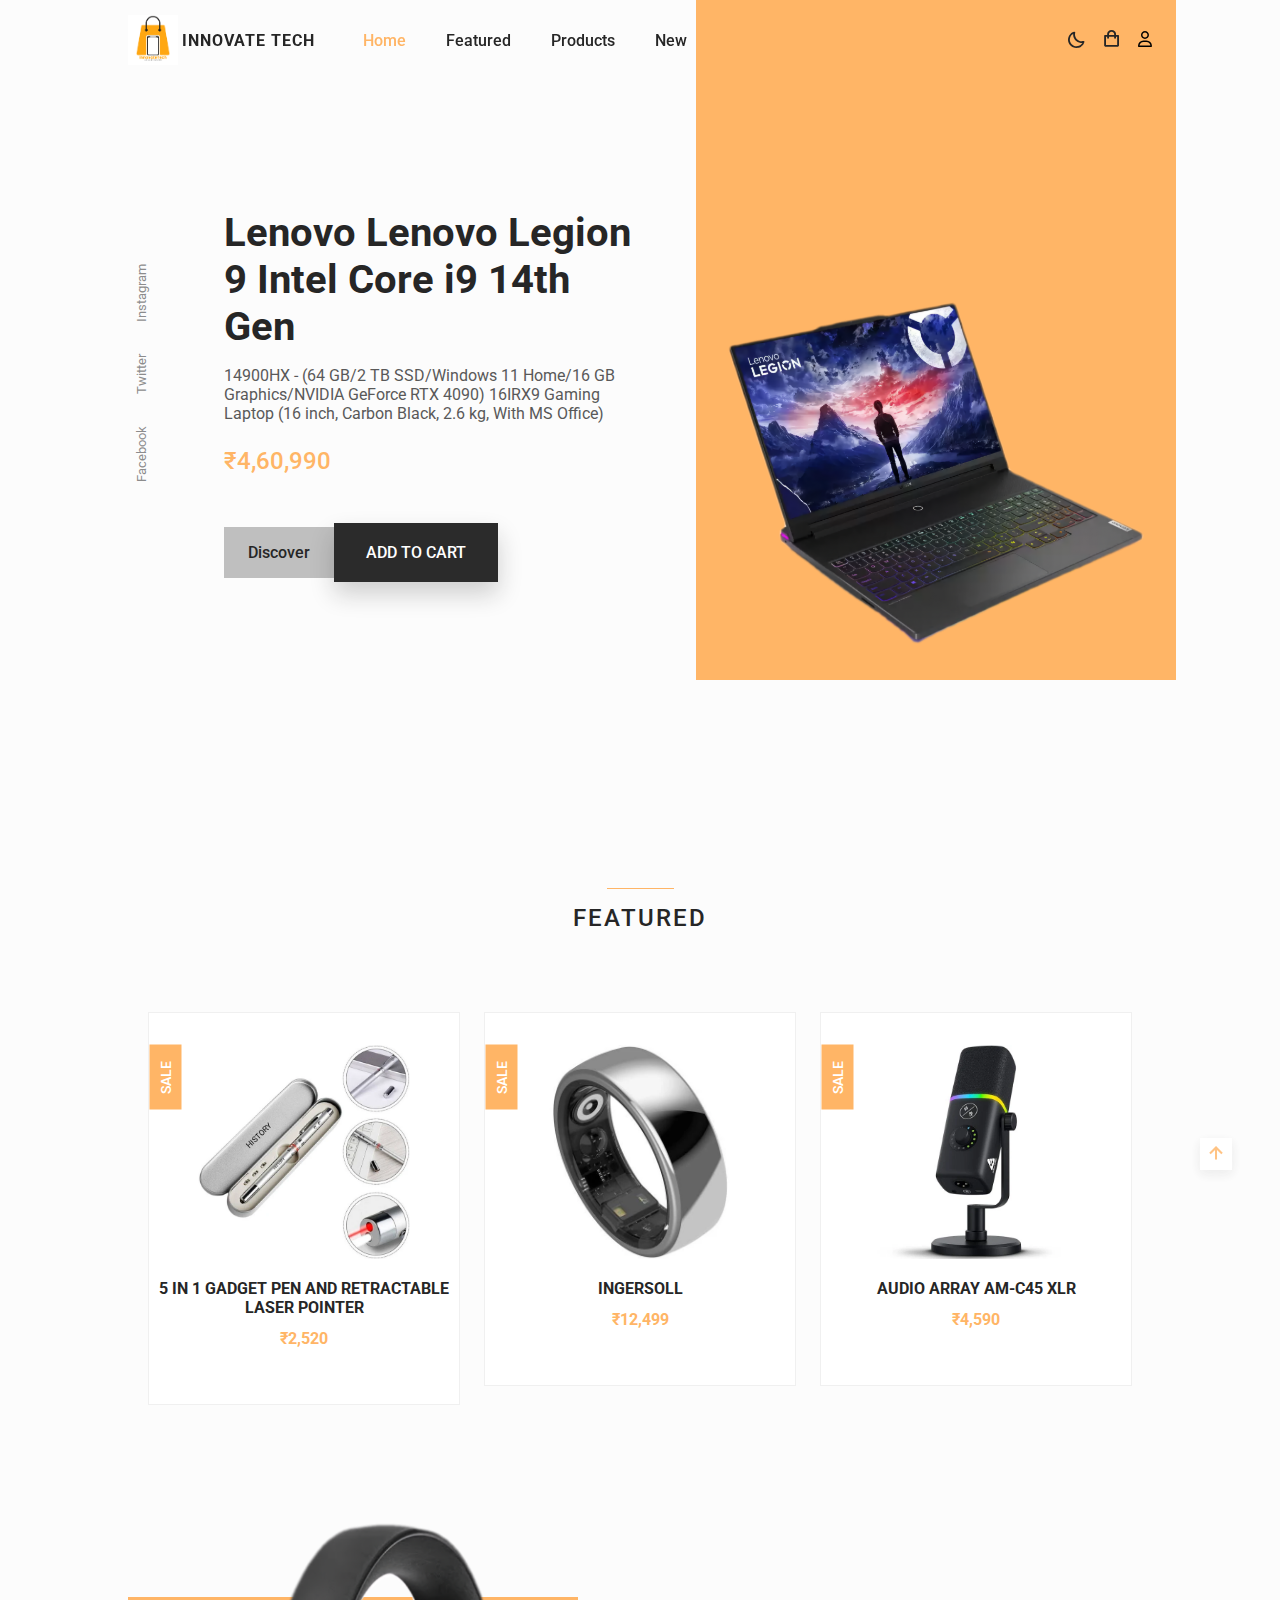
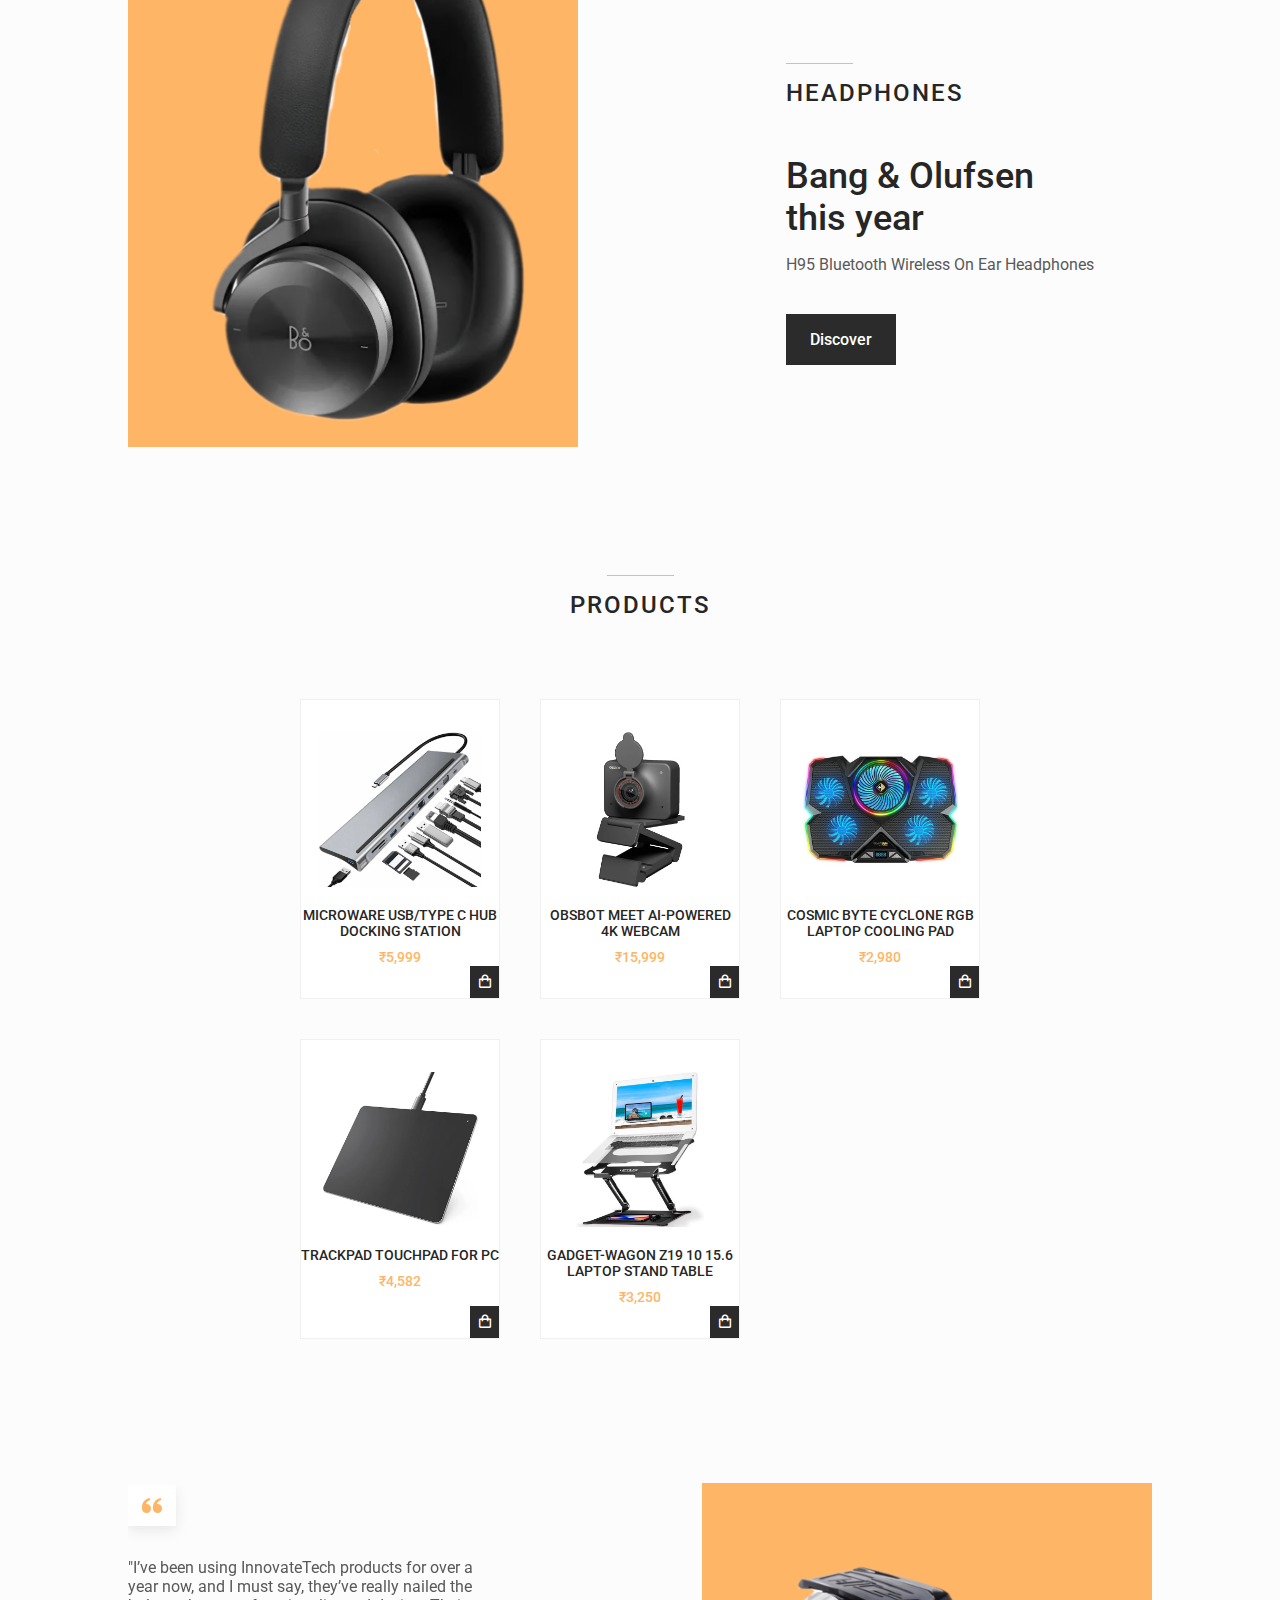
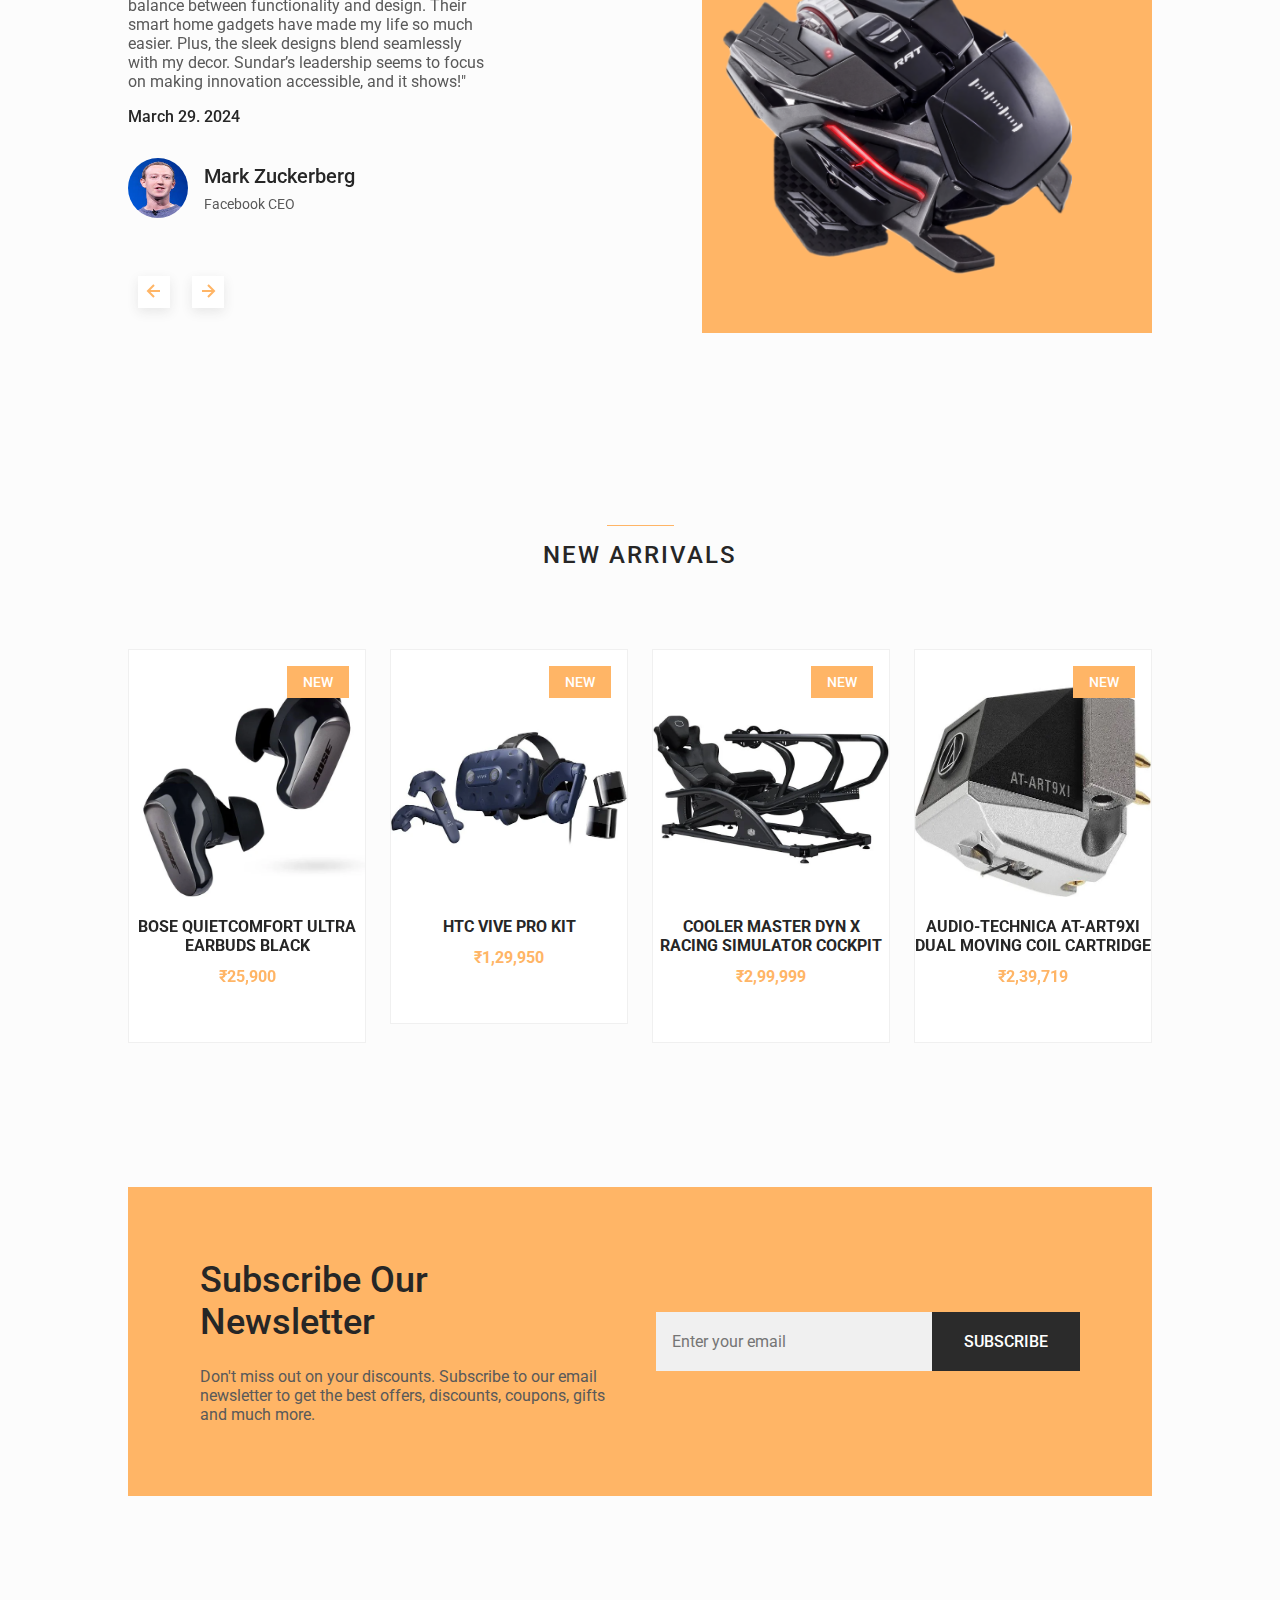
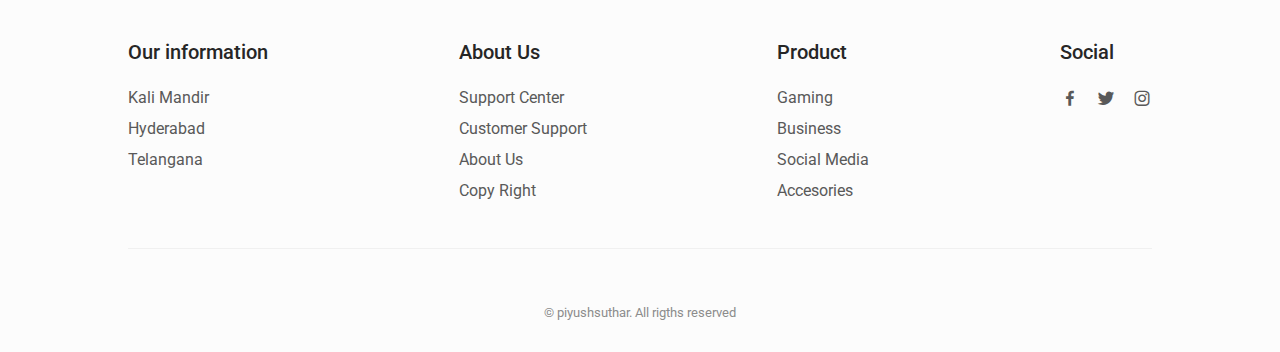
<file: index.html>
<!DOCTYPE html>
    <html lang="en">
    <head>
        <meta charset="UTF-8">
        <meta name="viewport" content="width=device-width, initial-scale=1.0">

        <!--=============== FAVICON ===============-->
        <link rel="shortcut icon" href="assets/img/favicon.ico" type="image/x-icon">

        <!--=============== BOXICONS ===============-->
        <link rel="stylesheet" href="https://cdn.jsdelivr.net/npm/boxicons@latest/css/boxicons.min.css">

        <!--=============== SWIPER CSS ===============--> 
        <link rel="stylesheet" href="assets/css/swiper-bundle.min.css">

        <!--=============== CSS ===============-->
        <link rel="stylesheet" href="assets/css/styles.css">
        
        <!--=============== Font Awesome ===============-->
        <link rel="stylesheet" href="https://cdnjs.cloudflare.com/ajax/libs/font-awesome/6.0.0-beta3/css/all.min.css">


        <title>InnovateTech: Your One-Stop Shop for Cutting-Edge Gadgets</title>
    </head>
    <body>
        <!--==================== HEADER ====================-->
        <header class="header" id="header">
            <nav class="nav container">
                <a href="#" class="nav__logo">
                    <img src="assets/img/NavBarLogo.png" style="width: 50px;" alt=""> Innovate Tech
                </a>

                <div class="nav__menu" id="nav-menu">
                    <ul class="nav__list">
                        <li class="nav__item">
                            <a href="#home" class="nav__link active-link">Home</a>
                        </li>
                        <li class="nav__item">
                            <a href="#featured" class="nav__link">Featured</a>
                        </li>
                        <li class="nav__item">
                            <a href="#products" class="nav__link">Products</a>
                        </li>
                        <li class="nav__item">
                            <a href="#new" class="nav__link">New</a>
                        </li>
                    </ul>

                    <div class="nav__close" id="nav-close">
                        <i class='bx bx-x' ></i>
                    </div>
                </div>

                <div class="nav__btns">
                    <!-- Theme change button -->
                    <i class='bx bx-moon change-theme' id="theme-button"></i>

                    <div class="nav__shop" id="cart-shop">
                        <i class='bx bx-shopping-bag' ></i>
                    </div>

                    <div class="nav__shop" id="cart-shop">
                        <a href="login.html"><i class="fa-regular fa-user move-up" style="color: #000000; font-size: 16px; "></i></a>
                    </div>

                    <div class="nav__toggle" id="nav-toggle">
                        <i class='bx bx-grid-alt' ></i>
                    </div>
                </div>
            </nav>
        </header>

        <!--==================== CART ====================-->
        <div class="cart" id="cart">
            <i class='bx bx-x cart__close' id="cart-close"></i>

            <h2 class="cart__title-center">My Cart</h2>

            <div class="cart__container">
                <article class="cart__card">
                    <div class="cart__box">
                        <img src="assets/img/aicam.webp" alt="" class="cart__img">
                    </div>

                    <div class="cart__details">
                        <h3 class="cart__title">OBSBOT Meet AI-Powered 4K Webcam</h3>
                        <span class="cart__price">₹15,999</span>

                        <div class="cart__amount">
                            <div class="cart__amount-content">
                                <span class="cart__amount-box">
                                    <i class='bx bx-minus' ></i>
                                </span>

                                <span class="cart__amount-number">1</span>

                                <span class="cart__amount-box">
                                    <i class='bx bx-plus' ></i>
                                </span>
                            </div>

                            <i class='bx bx-trash-alt cart__amount-trash' ></i>
                        </div>
                    </div>
                </article>
                
                <article class="cart__card">
                    <div class="cart__box">
                        <img src="assets/img/earpods.webp" alt="" class="cart__img">
                    </div>

                    <div class="cart__details">
                        <h3 class="cart__title">Bose Quietcomfort Ultra Earbuds Black</h3>
                        <span class="cart__price">₹25,900</span>

                        <div class="cart__amount">
                            <div class="cart__amount-content">
                                <span class="cart__amount-box">
                                    <i class='bx bx-minus' ></i>
                                </span>

                                <span class="cart__amount-number">1</span>

                                <span class="cart__amount-box">
                                    <i class='bx bx-plus' ></i>
                                </span>
                            </div>

                            <i class='bx bx-trash-alt cart__amount-trash' ></i>
                        </div>
                    </div>
                </article>

                <article class="cart__card">
                    <div class="cart__box">
                        <img src="assets/img/penlight.webp" alt="" class="cart__img">
                    </div>

                    <div class="cart__details">
                        <h3 class="cart__title">5 In 1 Gadget Pen And Retractable Laser Pointer</h3>
                        <span class="cart__price">₹2,520</span>

                        <div class="cart__amount">
                            <div class="cart__amount-content">
                                <span class="cart__amount-box">
                                    <i class='bx bx-minus' ></i>
                                </span>

                                <span class="cart__amount-number">1</span>

                                <span class="cart__amount-box">
                                    <i class='bx bx-plus' ></i>
                                </span>
                            </div>

                            <i class='bx bx-trash-alt cart__amount-trash' ></i>
                        </div>
                    </div>
                </article>
            </div>

            <div class="cart__prices">
                <span class="cart__prices-item">3 items</span>
                <span class="cart__prices-total">$2880</span>
            </div>
        </div>

        <!--==================== MAIN ====================-->
        <main class="main">
            <!--==================== HOME ====================-->
            <section class="home" id="home">
                <div class="home__container container grid">
                    <div class="home__img-bg">
                        <img src="assets/img/laptopHomePage.png" alt="" class="home__img">
                    </div>
    
                    <div class="home__social">
                        <a href="https://www.facebook.com/" rel="noopener" target="_blank" class="home__social-link">
                            Facebook
                        </a>
                        <a href="https://twitter.com/" rel="noopener" target="_blank" class="home__social-link">
                            Twitter
                        </a>
                        <a href="https://www.instagram.com/" rel="noopener" target="_blank" class="home__social-link">
                            Instagram
                        </a>
                    </div>
    
                    <div class="home__data">
                        <h1 class="home__title">    <br> Lenovo Lenovo Legion 9 Intel Core i9 14th Gen</h1>
                        <p class="home__description">
                             14900HX - (64 GB/2 TB SSD/Windows 11 Home/16 GB Graphics/NVIDIA GeForce RTX 4090) 16IRX9 Gaming Laptop  (16 inch, Carbon Black, 2.6 kg, With MS Office)
                        </p>
                        <span class="home__price">₹4,60,990</span>

                        <div class="home__btns">
                            <a href="#" class="button button--gray button--small">
                                Discover
                            </a>

                            <button class="button home__button">ADD TO CART</button>
                        </div>
                    </div>
                </div>
            </section>

            <!--==================== FEATURED ====================-->
            <section class="featured section container" id="featured">
                <h2 class="section__title">
                    Featured
                </h2>

                <div class="featured__container grid">
                    <article class="featured__card">
                        <span class="featured__tag">Sale</span>

                        <img src="assets/img/penlight.webp" alt="" class="featured__img">

                        <div class="featured__data">
                            <h3 class="featured__title">5 In 1 Gadget Pen And Retractable Laser Pointer</h3>
                            <span class="featured__price">₹2,520</span>
                        </div>

                        <button class="button featured__button">ADD TO CART</button>
                    </article>

                    <article class="featured__card">
                        <span class="featured__tag">Sale</span>

                        <img src="assets/img/ring.webp" alt="" class="featured__img">

                        <div class="featured__data">
                            <h3 class="featured__title">Ingersoll</h3>
                            <span class="featured__price">₹12,499</span>
                        </div>

                        <button class="button featured__button">ADD TO CART</button>
                    </article>

                    <article class="featured__card">
                        <span class="featured__tag">Sale</span>

                        <img src="assets/img/mic.webp" alt="" class="featured__img">

                        <div class="featured__data">
                            <h3 class="featured__title">Audio Array AM-C45 XLR</h3>
                            <span class="featured__price">₹4,590</span>
                        </div>

                        <button class="button featured__button">ADD TO CART</button>
                    </article>
                </div>
            </section>

            <section class="story section container">
                <div class="story__container grid">
                    <div class="story__data">
                        <h2 class="section__title story__section-title">
                            Headphones
                        </h2>
    
                        <h1 class="story__title">
                            Bang & Olufsen <br> this year
                        </h1>
    
                        <p class="story__description">
                            H95 Bluetooth Wireless On Ear Headphones
                        </p>
    
                        <a href="#" class="button button--small">Discover</a>
                    </div>

                    <div class="story__images">
                        <img src="assets/img/headphone.png" style="width:320px;" alt="" class="story__img">
                        <div class="story__square"></div>
                    </div>
                </div>
            </section>

            <!--==================== PRODUCTS ====================-->
            <section class="products section container" id="products">
                <h2 class="section__title">
                    Products
                </h2>

                <div class="products__container grid">
                    <article class="products__card">
                        <img src="assets/img/multiplug.webp" alt="" class="products__img">

                        <h3 class="products__title">Microware USB/Type C Hub Docking Station</h3>
                        <span class="products__price">₹5,999</span>

                        <button class="products__button" aria-label="btn">
                            <i class='bx bx-shopping-bag'></i>
                        </button>
                    </article>

                    <article class="products__card">
                        <img src="assets/img/aicam.webp" alt="" class="products__img">

                        <h3 class="products__title">OBSBOT Meet AI-Powered 4K Webcam</h3>
                        <span class="products__price">₹15,999</span>

                        <button class="products__button" aria-label="btn">
                            <i class='bx bx-shopping-bag'></i>
                        </button>
                    </article>

                    <article class="products__card">
                        <img src="assets/img/coolingfan.webp" alt="" class="products__img">

                        <h3 class="products__title">	
                            Cosmic Byte Cyclone RGB Laptop Cooling Pad</h3>
                        <span class="products__price">₹2,980</span>

                        <button class="products__button" aria-label="btn">
                            <i class='bx bx-shopping-bag'></i>
                        </button>
                    </article>

                    <article class="products__card">
                        <img src="assets/img/touchpad.webp" alt="" class="products__img">

                        <h3 class="products__title">	
                            Trackpad Touchpad for PC</h3>
                        <span class="products__price">₹4,582</span>

                        <button class="products__button" aria-label="btn">
                            <i class='bx bx-shopping-bag'></i>
                        </button>
                    </article>

                    <article class="products__card">
                        <img src="assets/img/laptopstand.webp" alt="" class="products__img">

                        <h3 class="products__title">	
                            Gadget-wagon Z19 10 15.6 Laptop Stand Table</h3>
                        <span class="products__price">₹3,250</span>

                        <button class="products__button" aria-label="btn">
                            <i class='bx bx-shopping-bag'></i>
                        </button>
                    </article>
                </div>
            </section>

            <!--==================== TESTIMONIAL ====================-->
            <section class="testimonial section container">
                <div class="testimonial__container grid">
                    <div class="swiper testimonial-swiper">
                        <div class="swiper-wrapper">
                            <div class="testimonial__card swiper-slide">
                                <div class="testimonial__quote">
                                    <i class='bx bxs-quote-alt-left' ></i>
                                </div>
                                <p class="testimonial__description">
                                    "I’ve been using InnovateTech products for over a year now, and I must say, they’ve really nailed the balance between functionality and design. Their smart home gadgets have made my life so much easier. Plus, the sleek designs blend seamlessly with my decor. Sundar’s leadership seems to focus on making innovation accessible, and it shows!"
                                </p>
                                <h3 class="testimonial__date">March 29. 2024</h3>
        
                                <div class="testimonial__perfil">
                                    <img src="assets/img/testinomial3.jpeg" alt="" class="testimonial__perfil-img">
        
                                    <div class="testimonial__perfil-data">
                                        <span class="testimonial__perfil-name">Mark Zuckerberg</span>
                                        <span class="testimonial__perfil-detail">Facebook CEO</span>
                                    </div>
                                </div>
                            </div>

                            <div class="testimonial__card swiper-slide">
                                <div class="testimonial__quote">
                                    <i class='bx bxs-quote-alt-left' ></i>
                                </div>
                                <p class="testimonial__description">
                                    "I’ve been using InnovateTech products for over a year now, and I must say, they’ve really nailed the balance between functionality and design. Their smart home gadgets have made my life so much easier. Plus, the sleek designs blend seamlessly with my decor. Sundar’s leadership seems to focus on making innovation accessible, and it shows!"
                                </p>
                                <h3 class="testimonial__date">March 29. 2024</h3>
        
                                <div class="testimonial__perfil">
                                    <img src="assets/img/testimonial2.jpeg" alt="" class="testimonial__perfil-img">
        
                                    <div class="testimonial__perfil-data">
                                        <span class="testimonial__perfil-name">Jensen Huang</span>
                                        <span class="testimonial__perfil-detail">Nvidia CEO</span>
                                    </div>
                                </div>
                            </div>

                            <div class="testimonial__card swiper-slide">
                                <div class="testimonial__quote">
                                    <i class='bx bxs-quote-alt-left' ></i>
                                </div>
                                <p class="testimonial__description">
                                    "I’ve been using InnovateTech products for over a year now, and I must say, they’ve really nailed the balance between functionality and design. Their smart home gadgets have made my life so much easier. Plus, the sleek designs blend seamlessly with my decor. Sundar’s leadership seems to focus on making innovation accessible, and it shows!"
                                </p>
                                <h3 class="testimonial__date">March 27. 2024</h3>
        
                                <div class="testimonial__perfil">
                                    <img src="assets/img/testinomial.jpeg" alt="" class="testimonial__perfil-img">
        
                                    <div class="testimonial__perfil-data">
                                        <span class="testimonial__perfil-name">Elon Musk</span>
                                        <span class="testimonial__perfil-detail">Tesla & SpaceX CEO</span>
                                    </div>
                                </div>
                            </div>
                        </div>
                        
                        <div class="swiper-button-next">
                            <i class='bx bx-right-arrow-alt' ></i>
                        </div>
                        <div class="swiper-button-prev">
                            <i class='bx bx-left-arrow-alt' ></i>
                        </div>
                    </div>

                    <div class="testimonial__images">
                        <div class="testimonial__square"></div>
                        <img src="assets/img/mouse.png" class="testimonial__img" alt="img">
                    </div>
                </div>
            </section>

            <!--==================== NEW ====================-->
            <section class="new section container" id="new">
                <h2 class="section__title">
                    New Arrivals
                </h2>
                
                <div class="new__container">
                    <div class="swiper new-swiper">
                        <div class="swiper-wrapper">
                            <article class="new__card swiper-slide">
                                <span class="new__tag">New</span>
        
                                <img src="assets/img/earpods.webp" style="width: 550px;" alt="" class="new__img">
        
                                <div class="new__data">
                                    <h3 class="new__title">	
                                        Bose Quietcomfort Ultra Earbuds Black</h3>
                                    <span class="new__price">₹25,900</span>
                                </div>
        
                                <button class="button new__button">ADD TO CART</button>
                            </article>

                            <article class="new__card swiper-slide">
                                <span class="new__tag">New</span>
        
                                <img src="assets/img/vrkit.webp" alt="" class="new__img">
        
                                <div class="new__data">
                                    <h3 class="new__title">	
                                        HTC Vive Pro Kit</h3>
                                    <span class="new__price">₹1,29,950</span>
                                </div>
        
                                <button class="button new__button">ADD TO CART</button>
                            </article>

                            <article class="new__card swiper-slide">
                                <span class="new__tag">New</span>
        
                                <img src="assets/img/gamingchair.webp" style="width: 550px;" alt="" class="new__img">
        
                                <div class="new__data">
                                    <h3 class="new__title">Cooler Master Dyn X racing simulator cockpit</h3>
                                    <span class="new__price">₹2,99,999</span>
                                </div>
        
                                <button class="button new__button">ADD TO CART</button>
                            </article>

                            <article class="new__card swiper-slide">
                                <span class="new__tag">New</span>
        
                                <img src="assets/img/coilcartage.webp" alt="" class="new__img">
        
                                <div class="new__data">
                                    <h3 class="new__title">Audio-technica At-art9xi Dual Moving Coil Cartridge</h3>
                                    <span class="new__price">₹2,39,719</span>
                                </div>
        
                                <button class="button new__button">ADD TO CART</button>
                            </article>                       
                        </div>
                    </div>
                </div>
            </section>

            <!--==================== NEWSLETTER ====================-->
            <section class="newsletter section container">
                <div class="newsletter__bg grid">
                    <div>
                        <h2 class="newsletter__title">Subscribe Our <br> Newsletter</h2>
                        <p class="newsletter__description">
                            Don't miss out on your discounts. Subscribe to our email 
                            newsletter to get the best offers, discounts, coupons, 
                            gifts and much more.
                        </p>
                    </div>

                    <form action="" class="newsletter__subscribe">
                        <input type="email" placeholder="Enter your email" class="newsletter__input">
                        <button class="button">
                            SUBSCRIBE
                        </button>
                    </form>
                </div>
            </section>
        </main>

        <!--==================== FOOTER ====================-->
        <footer class="footer section">
            <div class="footer__container container grid">
                <div class="footer__content">
                    <h3 class="footer__title">Our information</h3>

                    <ul class="footer__list">
                        <li>Kali Mandir</li>
                        <li>Hyderabad</li>
                        <li>Telangana</li>
                    </ul>
                </div>
                <div class="footer__content">
                    <h3 class="footer__title">About Us</h3>

                    <ul class="footer__links">
                        <li>
                            <a href="#" class="footer__link">Support Center</a>
                        </li>
                        <li>
                            <a href="#" class="footer__link">Customer Support</a>
                        </li>
                        <li>
                            <a href="#" class="footer__link">About Us</a>
                        </li>
                        <li>
                            <a href="#" class="footer__link">Copy Right</a>
                        </li>
                    </ul>
                </div>

                <div class="footer__content">
                    <h3 class="footer__title">Product</h3>

                    <ul class="footer__links">
                        <li>
                            <a href="#" class="footer__link">Gaming</a>
                        </li>
                        <li>
                            <a href="#" class="footer__link">Business</a>
                        </li>
                        <li>
                            <a href="#" class="footer__link">Social Media</a>
                        </li>
                        <li>
                            <a href="#" class="footer__link">Accesories</a>
                        </li>
                    </ul>
                </div>

                <div class="footer__content">
                    <h3 class="footer__title">Social</h3>

                    <ul class="footer__social">
                        <a href="https://www.facebook.com/" rel="noopener" target="_blank" class="footer__social-link">
                            <i class='bx bxl-facebook'></i>
                        </a>

                        <a href="https://twitter.com/" rel="noopener" target="_blank" class="footer__social-link">
                            <i class='bx bxl-twitter' ></i>
                        </a>

                        <a href="https://www.instagram.com/" rel="noopener" target="_blank" class="footer__social-link">
                            <i class='bx bxl-instagram' ></i>
                        </a>
                    </ul>
                </div>
            </div>

            <span class="footer__copy">&#169; piyushsuthar. All rigths reserved</span>
        </footer>

        <!--=============== SCROLL UP ===============-->
        <a href="#" class="scrollup" id="scroll-up"> 
            <i class='bx bx-up-arrow-alt scrollup__icon' ></i>
        </a>

        <!--=============== SWIPER JS ===============-->
        <script src="assets/js/swiper-bundle.min.js"></script>

        <!--=============== MAIN JS ===============-->
        <script src="assets/js/main.js"></script>
    </body>
</html>
</file>
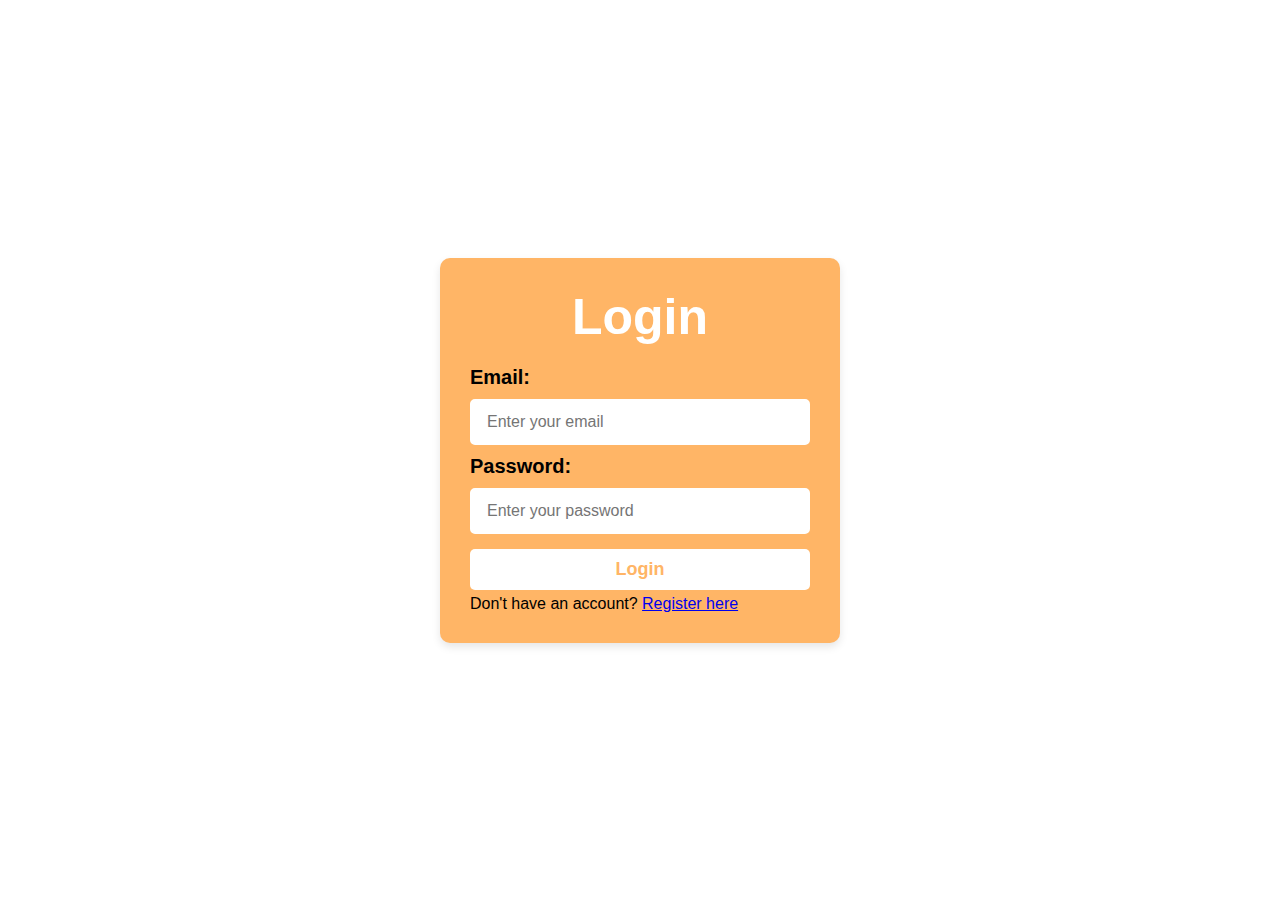
<file: login.html>
<!DOCTYPE html>
<html lang="en">
<head>
    <meta charset="UTF-8">
    <meta name="viewport" content="width=device-width, initial-scale=1.0">
    <title>Login - InnovateTech</title>
    <link rel="stylesheet" href="loginStyles.css">
</head>
<body>
    <div class="container">
        <div class="form-container">
            <div class="loginHeading">Login</div>
            <form id="loginForm">
                <label for="email">Email:</label>
                <input type="email" id="email" name="email" placeholder="Enter your email" required>
                
                <label for="password">Password:</label>
                <input type="password" id="password" name="password" placeholder="Enter your password" required>
                
                <button type="submit">Login</button>
                <p>Don't have an account? <a href="#">Register here</a></p>
            </form>
        </div>
    </div>
</body>
</html>
</file>
<file: assets/css/styles.css>
/*=============== GOOGLE FONTS ===============*/
@import url("https://fonts.googleapis.com/css2?family=Roboto:wght@400;500;700&display=swap");


/*=============== VARIABLES CSS ===============*/
:root {
  --header-height: 3.5rem;

  /*========== Colors ==========*/
  --first-color: hsl(31, 100%, 70%);
  --button-color: hsl(0, 0%, 17%);
  --button-color-alt: hsl(0, 0%, 21%);
  --title-color: hsl(0, 0%, 15%);
  --text-color: hsl(0, 0%, 35%);
  --text-color-light: hsl(0, 0%, 55%);
  --body-color: hsl(0, 0%, 99%);
  --container-color: #fff;
  --border-color: hsl(0, 0%, 94%);

  /*========== Font and typography ==========*/
  --body-font: 'Roboto', sans-serif;
  --biggest-font-size: 2rem;
  --h1-font-size: 1.5rem;
  --h2-font-size: 1.25rem;
  --h3-font-size: 1rem;
  --normal-font-size: .938rem;
  --small-font-size: .813rem;
  --smaller-font-size: .75rem;

  /*========== Font weight ==========*/
  --font-medium: 500;
  --font-bold: 700;

  /*========== Margenes Bottom ==========*/
  --mb-0-5: .5rem;
  --mb-0-75: .75rem;
  --mb-1: 1rem;
  --mb-1-5: 1.5rem;
  --mb-2: 2rem;
  --mb-2-5: 2.5rem;
  --mb-3: 3rem;

  /*========== z index ==========*/
  --z-tooltip: 10;
  --z-fixed: 100;
}

@media screen and (min-width: 968px) {
  :root {
    --biggest-font-size: 2.5rem;
    --h1-font-size: 2.25rem;
    --h2-font-size: 1.5rem;
    --h3-font-size: 1.25rem;
    --normal-font-size: 1rem;
    --small-font-size: .875rem;
    --smaller-font-size: .813rem;
  }
}

/*=============== BASE ===============*/
* {
  box-sizing: border-box;
  padding: 0;
  margin: 0;
}

html {
  scroll-behavior: smooth;
}

body,
button,
input {
  font-family: var(--body-font);
  font-size: var(--normal-font-size);
}

body {
  margin: 0;
  background-color: var(--body-color);
  color: var(--text-color);
  /*For animation dark mode*/
  transition: .4s;
}

h1, h2, h3, h4 {
  color: var(--title-color);
  font-weight: var(--font-medium);
}

ul {
  list-style: none;
}

a {
  text-decoration: none;
}

img {
  max-width: 100%;
  height: auto;
}

button {
  cursor: pointer;
  border: none;
  outline: none;
}

/*=============== THEME ===============*/
/*========== Variables Dark theme ==========*/
body.dark-theme {
  --first-color: hsl(31, 76%, 74%);
  --button-color: hsl(0, 0%, 24%);
  --button-color-alt: hsl(0, 0%, 28%);
  --title-color: hsl(0, 0%, 95%);
  --text-color: hsl(0, 0%, 75%);
  --body-color: hsl(0, 0%, 12%);
  --container-color: hsl(0, 0%, 16%);
  --border-color: hsl(0, 0%, 20%);
}

/*========== Button Dark/Light ==========*/
.change-theme {
  color: var(--title-color);
  font-size: 1.25rem;
  cursor: pointer;
}

/*========== 
    Color changes in some parts of 
    the website, in dark theme 
==========*/
.dark-theme .change-theme,
.dark-theme .nav__toggle,
.dark-theme .nav__shop,
.dark-theme .button--gray {
  color: hsl(0, 0%, 15%);
}

.dark-theme .scroll-header {
  box-shadow: 0 1px 4px hsla(0, 0%, 4%, .3);
}

.scroll-header .change-theme,
.scroll-header .nav__toggle,
.scroll-header .nav__shop {
  color: var(--title-color);
}

.dark-theme::-webkit-scrollbar {
  background: hsl(0, 0%, 30%);
}

/*=============== REUSABLE CSS CLASSES ===============*/
.container {
  max-width: 1024px;
  margin-left: var(--mb-1-5);
  margin-right: var(--mb-1-5);
}

.grid {
  display: grid;
}

.main {
  overflow: hidden;
}

.section {
  padding: 6.5rem 0 1rem;
}

.section__title {
  position: relative;
  font-size: var(--h3-font-size);
  margin-bottom: var(--mb-3);
  text-transform: uppercase;
  letter-spacing: 2px;
  text-align: center;
}

.section__title::before {
  content: '';
  position: absolute;
  top: -1rem;
  left: 0;
  right: 0;
  margin: 0 auto;
  width: 67px;
  height: 1px;
  background-color: var(--first-color);
}

/*=============== HEADER & NAV ===============*/
.header {
  width: 100%;
  background: transparent;
  position: fixed;
  top: 0;
  left: 0;
  z-index: var(--z-fixed);
  /*For animation dark mode*/
  transition: .4s;
}

.nav {
  height: var(--header-height);
  display: flex;
  justify-content: space-between;
  align-items: center;
}

.nav__logo, 
.nav__toggle, 
.nav__shop, 
.nav__close {
  color: var(--title-color);
}

.nav__logo {
  text-transform: uppercase;
  font-weight: var(--font-bold);
  letter-spacing: 1px;
  display: inline-flex;
  align-items: center;
  column-gap: .25rem;
}

.nav__logo-icon {
  font-size: 1.25rem;
}

.nav__btns {
  display: flex;
  align-items: center;
  column-gap: 1rem;
}

.nav__toggle, 
.nav__shop {
  font-size: 1.25rem;
  cursor: pointer;
}

@media screen and (max-width: 767px) {
  .nav__menu {
    position: fixed;
    background-color: var(--body-color);
    top: 0;
    right: -100%;
    width: 100%;
    height: 100%;
    padding: 6rem 2rem 3.5rem;
    transition: .3s;
  }
}

.nav__list {
  display: flex;
  flex-direction: column;
  align-items: center;
  row-gap: 2rem;
}

.nav__link {
  color: var(--title-color);
  font-weight: var(--font-medium);
  text-transform: uppercase;
  font-size: var(--h2-font-size);
  transition: .3s;
}

.nav__link:hover {
  color: var(--first-color);
}

.nav__close {
  font-size: 2rem;
  position: absolute;
  top: .9rem;
  right: 1.25rem;
  cursor: pointer;
}

/* Show menu */
.show-menu {
  right: 0;
}

/* Change background header */
.scroll-header {
  background-color: var(--body-color);
  box-shadow: 0 1px 4px hsla(0, 4%, 15%, .10);
}

/* Active link */
.active-link {
  color: var(--first-color);
}

/*=============== HOME ===============*/
.home__container {
  position: relative;
  row-gap: 2.5rem;
}

.home__img {
  width: 240px;
}

.home__img-bg {
  background-color: var(--first-color);
  width: 258px;
  height: 430px;
  padding-bottom: 2rem;
  display: flex;
  justify-content: center;
  align-items: flex-end;
  justify-self: flex-end;
  transform: translateX(1.5rem);
}

.home__social {
  position: absolute;
  top: 35%;
  left: -5rem;
  transform: rotate(-90deg);
  display: flex;
  column-gap: 1rem;
}

.home__social-link {
  font-size: var(--smaller-font-size);
  color: var(--text-color-light);
  transition: .3s;
}

.home__social-link:hover {
  color: var(--title-color);
}

.home__title {
  font-size: var(--biggest-font-size);
  font-weight: var(--font-bold);
  margin-bottom: var(--mb-1);
}

.home__description {
  margin-bottom: var(--mb-1-5);
}

.home__price {
  display: inline-block;
  font-size: var(--h2-font-size);
  font-weight: var(--font-medium);
  color: var(--first-color);
  margin-bottom: var(--mb-3);
}

.home__btns {
  display: flex;
  align-items: center;
}

.home__button {
  box-shadow: 0 12px 24px hsla(0, 0%, 10%, .2);
}

/*=============== BUTTONS ===============*/
.button {
  display: inline-block;
  background-color: var(--button-color);
  color: #FFF;
  padding: 1.25rem 2rem;
  font-weight: var(--font-medium);
  transition: .3s;
}

.button:hover {
  background-color: var(--button-color-alt);
}

.button--gray {
  background-color: hsl(0, 0%, 75%);
  color: var(--title-color);
}

.button--gray:hover {
  background-color: hsl(0, 0%, 63%);
}

.button--small {
  padding: 1rem 1.5rem;
}

/*=============== FEATURED ===============*/
.featured__container {
  row-gap: 2.5rem;
}

.featured__card {
  position: relative;
  text-align: center;
  background-color: var(--container-color);
  padding-top: 2rem;
  border: 1px solid var(--border-color);
  overflow-y: hidden;
  transition: .3s;
}

.featured__tag {
  background-color: var(--first-color);
  padding: .5rem 1rem;
  color: #fff;
  text-transform: uppercase;
  font-size: var(--small-font-size);
  font-weight: var(--font-medium);
  position: absolute;
  transform: rotate(-90deg);
  left: -1rem;
  top: 3rem;
}

.featured__img {
  height: 214px;
  margin-bottom: var(--mb-1);
}

.featured__title, 
.featured__price {
  font-size: var(--h3-font-size);
  font-weight: var(--font-bold);
}

.featured__title {
  text-transform: uppercase;
  margin-bottom: var(--mb-0-75);
}

.featured__price {
  display: block;
  color: var(--first-color);
  transition: .3s;
}

.featured__button {
  font-size: var(--small-font-size);
  transform: translateY(1rem);
  opacity: 0;
}

.featured__card:hover {
  box-shadow: 0 12px 32px hsla(0, 0%, 20%, .1);
  padding: 2rem 0 3rem 0;
}

.featured__card:hover .featured__button {
  transform: translateY(0);
  opacity: 1;
}

.featured__card:hover .featured__price {
  margin-bottom: var(--mb-1-5);
}

/*=============== STORY ===============*/
.story__container {
  row-gap: 7.5rem;
}

.story__title {
  font-size: var(--h1-font-size);
  margin-bottom: var(--mb-1);
}

.story__description {
  margin-bottom: var(--mb-2-5);
}

.story__images {
  position: relative;
}

.story__img, 
.story__square {
  width: 250px;
}

.story__square {
  height: 250px;
  background-color: var(--first-color);
}

.story__img {
  position: absolute;
  left: 3rem;
  top: -3rem;
}

/*=============== PRODUCTS ===============*/
.products__container {
  grid-template-columns: repeat(2, 1fr);
  gap: 2rem;
}

.products__card {
  position: relative;
  background-color: var(--container-color);
  padding: 1.25rem 0;
  border: 1px solid var(--border-color);
  text-align: center;
  transition: .3s;
}

.products__img {
  height: 125px;
  margin-bottom: var(--mb-1);
}

.products__title, 
.products__price {
  font-size: var(--small-font-size);
  font-weight: var(--font-medium);
}

.products__title {
  text-transform: uppercase;
  margin-bottom: var(--mb-0-5);
}

.products__price {
  color: var(--first-color);
}

.products__button {
  background-color: var(--button-color);
  padding: .4rem;
  color: #fff;
  font-size: 1rem;
  position: absolute;
  right: 0;
  bottom: 0;
  transition: .3s;
}

.products__button:hover {
  background-color: var(--button-color-alt);
}

.products__card:hover {
  box-shadow: 0 8px 32px hsla(0, 0%, 10%, .1);
}

/*=============== TESTIMONIAL ===============*/
.testimonial__container {
  row-gap: 4rem;
}

.testimonial__quote {
  display: inline-flex;
  background-color: var(--container-color);
  padding: .5rem .75rem;
  font-size: 1.5rem;
  color: var(--first-color);
  box-shadow: 0 4px 12px hsla(0, 0%, 20%, .1);
  margin-bottom: var(--mb-2);
}

.testimonial__description {
  margin-bottom: var(--mb-1);
}

.testimonial__date {
  font-size: var(--normal-font-size);
  margin-bottom: var(--mb-2);
}

.testimonial__perfil {
  display: flex;
  align-items: center;
  column-gap: 1rem;
  margin-bottom: 7rem;
}

.testimonial__perfil-img {
  width: 60px;
  height: 60px;
  border-radius: 3rem;
}

.testimonial__perfil-data {
  display: flex;
  flex-direction: column;
  row-gap: .5rem;
}

.testimonial__perfil-name {
  font-size: var(--h3-font-size);
  font-weight: var(--font-medium);
  color: var(--title-color);
}

.testimonial__perfil-detail {
  font-size: var(--small-font-size);
}

.testimonial__images {
  position: relative;
}

.testimonial__img, 
.testimonial__square {
  width: 250px;
}

.testimonial__square {
  height: 250px;
  background-color: var(--first-color);
  margin-left: auto;
}

.testimonial__img {
  position: absolute;
  right: 2rem;
  top: 3rem;
}

.testimonial-swiper {
  margin-left: initial;
  margin-right: initial;
}

.swiper-button-prev:after,
.swiper-button-next:after {
  content: '';
}

/* Swiper class */
.swiper-button-next,
.swiper-button-prev {
  top: initial;
  bottom: 5%;
  width: initial;
  height: initial;
  background-color: var(--container-color);
  box-shadow: 0 4px 12px hsla(0, 0%, 20%, .1);
  padding: .25rem;
  font-size: 1.5rem;
  color: var(--first-color);
}

.swiper-button-next {
  right: initial;
  left: 4rem;
}

/*=============== NEW ===============*/
.new__card {
  position: relative;
  text-align: center;
  background-color: var(--container-color);
  padding-top: 2rem;
  border: 1px solid var(--border-color);
  overflow-y: hidden;
  transition: .3s;
}

.new__tag {
  background-color: var(--first-color);
  padding: .5rem 1rem;
  color: #fff;
  text-transform: uppercase;
  font-size: var(--small-font-size);
  font-weight: var(--font-medium);
  position: absolute;
  top: 1rem;
  right: 1rem;
  transition: .3s;
}

.new__img {
  height: 215px;
  margin-bottom: var(--mb-1);
}

.new__title, 
.new__price {
  font-size: var(--h3-font-size);
  font-weight: var(--font-bold);
}

.new__title {
  text-transform: uppercase;
  margin-bottom: var(--mb-0-75);
}

.new__price {
  display: block;
  color: var(--first-color);
  transition: .3s;
}

.new__button {
  font-size: var(--small-font-size);
  transform: translateY(1rem);
  opacity: 0;
}

.new__card:hover {
  background-color: var(--first-color);
  box-shadow: 0 12px 32px hsla(0, 0%, 20%, .1);
  padding: 2rem 0 3rem 0;
}

.new__card:hover .new__tag {
  background-color: var(--button-color);
}

.new__card:hover .new__button {
  transform: translateY(0);
  opacity: 1;
}

.new__card:hover .new__title {
  color: hsl(0, 0%, 15%);
}

.new__card:hover .new__price {
  color: hsl(0, 0%, 15%);
  margin-bottom: var(--mb-1-5);
}

/*=============== NEWSLETTER ===============*/
.newsletter__bg {
  background-color: var(--first-color);
  padding: 3rem 1.5rem;
  text-align: center;
  row-gap: 2.5rem;
}

.newsletter__title {
  font-size: var(--h1-font-size);
  color: hsl(0, 0%, 15%);
  margin-bottom: var(--mb-1-5);
}

.newsletter__description {
  color: hsl(0, 0%, 35%);
}

.newsletter__subscribe {
  display: flex;
  flex-direction: column;
  row-gap: .75rem;
}

.newsletter__input {
  border: none;
  outline: none;
  background-color: hsl(0, 0%, 94%);
  padding: 1.25rem 1rem;
  color: hsl(0, 0%, 15%);
}

/*=============== FOOTER ===============*/
.footer__container {
  row-gap: 2rem;
  border-bottom: 1px solid var(--border-color);
  padding-bottom: 3rem;
}

.footer__title {
  font-size: var(--h2-font-size);
  margin-bottom: var(--mb-1-5);
}

.footer__list, 
.footer__links {
  display: flex;
  flex-direction: column;
  row-gap: .75rem;
}

.footer__link {
  color: var(--text-color);
}

.footer__link:hover {
  color: var(--title-color);
}

.footer__social {
  display: flex;
  column-gap: 1rem;
}

.footer__social-link {
  font-size: 1.25rem;
  color: var(--text-color);
}

.footer__social-link:hover {
  color: var(--title-color);
}

.footer__copy {
  display: block;
  margin: 3.5rem 0 1rem 0;
  text-align: center;
  font-size: var(--smaller-font-size);
  color: var(--text-color-light);
}

/*=============== SCROLL UP ===============*/
.scrollup {
  position: fixed;
  right: 1rem;
  bottom: -30%;
  background-color: var(--container-color);
  box-shadow: 0 4px 12px hsla(0, 0%, 20%, .1);
  display: inline-flex;
  padding: .25rem;
  z-index: var(--z-tooltip);
  opacity: .8;
  transition: .4s;
}

.scrollup:hover {
  opacity: 1;
}

.scrollup__icon {
  font-size: 1.5rem;
  color: var(--first-color);
}

/* Show Scroll Up*/
.show-scroll {
  bottom: 3rem;
}

/*=============== SCROLL BAR ===============*/
::-webkit-scrollbar {
  width: .6rem;
  background: hsl(0, 0%, 74%);
}

::-webkit-scrollbar-thumb {
  background: hsl(0, 0%, 17%);
}

/*=============== CART ===============*/
.cart {
  position: fixed;
  background-color: var(--body-color);
  z-index: var(--z-fixed);
  width: 100%;
  height: 100%;
  top: 0;
  right: -100%;
  padding: 3.5rem 2rem;
  transition: .4s;
}

.cart__title-center {
  font-size: var(--h2-font-size);
  text-align: center;
  margin-bottom: var(--mb-3);
}

.cart__close {
  font-size: 2rem;
  color: var(--title-color);
  position: absolute;
  top: 1.25rem;
  right: .9rem;
  cursor: pointer;
}

.cart__container {
  display: grid;
  row-gap: 1.5rem;
}

.cart__card {
  display: flex;
  align-items: center;
  column-gap: 1rem;
}

.cart__box {
  background-color: var(--container-color);
  padding: .75rem 1.25rem;
  border: 1px solid var(--border-color);
}

.cart__img {
  width: 50px;
}

.cart__title {
  font-size: var(--normal-font-size);
  margin-bottom: .5rem;
}

.cart__price {
  display: block;
  font-size: var(--small-font-size);
  color: var(--first-color);
  margin-bottom: var(--mb-1-5);
}

.cart__amount,
.cart__amount-content{
  display: flex;
  align-items: center;
}

.cart__amount{
  column-gap: 3rem;
}

.cart__amount-content{
  column-gap: 1rem;
}

.cart__amount-box {
  display: inline-flex;
  padding: .25rem;
  background-color: var(--container-color);
  border: 1px solid var(--border-color);
  cursor: pointer;
}

.cart__amount-trash {
  font-size: 1.15rem;
  color: var(--first-color);
  cursor: pointer;
}

.cart__prices {
  margin-top: 6rem;
  display: flex;
  justify-content: space-between;
}

.cart__prices-item, 
.cart__prices-total {
  color: var(--title-color);
}

.cart__prices-item {
  font-size: var(--small-font-size);
}

.cart__prices-total {
  font-size: var(--h3-font-size);
  font-weight: var(--font-medium);
}

/* Show cart */
.show-cart {
  right: 0;
}

/*=============== BREAKPOINTS ===============*/
/* For small devices */
@media screen and (max-width: 320px) {
  .container {
    margin-left: var(--mb-1);
    margin-right: var(--mb-1);
  }
  .home__img-bg {
    width: 220px;
  }
  .home__title {
    font-size: var(--h1-font-size);
  }
  .home__button {
    font-size: var(--smaller-font-size);
  }

  .story__square,
  .story__img,
  .testimonial__square,
  .testimonial__img {
    width: 180px;
  }

  .story__square,
  .testimonial__square {
    height: 180px;
  }

  .products__container {
    grid-template-columns: repeat(1, 180px);
    justify-content: center;
  }
}

/* For medium devices */
@media screen and (min-width: 576px) {
  .home__img-bg {
    width: 340px;
  }

  .featured__container {
    grid-template-columns: repeat(2, 1fr);
    justify-content: center;
    align-items: flex-start;
    gap: 1.5rem;
  }

  .footer__container {
    grid-template-columns: repeat(2, 1fr);
  }
}

@media screen and (min-width: 767px) {
  .section {
    padding: 8rem 0 1rem;
  }

  .cart {
    width: 420px;
    box-shadow: -2px 0 4px hsla(0, 0%, 15%, .1);
  }

  .nav {
    height: calc(var(--header-height) + 1.5rem);
    justify-content: initial;
    column-gap: 3rem;
  }
  .nav__toggle, 
  .nav__close {
    display: none;
  }
  .nav__list {
    flex-direction: row;
    column-gap: 2.5rem;
  }
  .nav__link {
    text-transform: initial;
    font-size: var(--normal-font-size);
  }
  .nav__btns {
    margin-left: auto;
  }

  .home__container {
    padding-top: 6rem;
    grid-template-columns: 1fr max-content;
    align-items: center;
  }
  .home__img-bg {
    order: 1;
    transform: translate(1.5rem, -6rem);
  }
  .home__data {
    padding: 0 0 3rem 6rem;
  }
  .home__social {
    top: 47%;
    column-gap: 2rem;
  }

  .featured__title,
  .featured__price,
  .new__title,
  .new__price {
    font-size: var(--normal-font-size);
  }

  .story__container,
  .testimonial__container,
  .newsletter__bg {
    grid-template-columns: repeat(2, 1fr);
    align-items: center;
  }

  .story__section-title {
    text-align: initial;
  }
  .story__section-title::before {
    margin: initial;
  }
  .story__images {
    order: -1;
  }

  .products__container {
    grid-template-columns: repeat(3, 200px);
    justify-content: center;
    gap: 2.5rem;
  }
  .products__card {
    padding: 2rem 0;
  }
  .products__img {
    height: 155px;
  }

  .newsletter__bg {
    text-align: initial;
    column-gap: 2rem;
    padding: 4.5rem;
  }
  .newsletter__subscribe {
    flex-direction: row;
  }
  .newsletter__input {
    width: 100%;
  }

  .footer__container {
    grid-template-columns: repeat(4, max-content);
    justify-content: space-between;
  }
  .footer__title {
    font-size: var(--h3-font-size);
  }
}

@media screen and (min-width: 992px) {
  .section__title {
    font-size: var(--h2-font-size);
  }

  .home__container {
    column-gap: 2rem;
  }
  .home__img-bg {
    width: 480px;
    height: 680px;
  }
  .home__img {
    width: 420px;
  }
  .home__social {
    left: -6rem;
  }
  .home__data {
    padding: 0 0 8rem 6rem;
  }

  .featured__container {
    grid-template-columns: repeat(3, 312px);
    padding-top: 2rem;
  }
  
  .story__container,
  .testimonial__container {
    column-gap: 8rem;
  }

  .story__square,
  .story__img,
  .testimonial__square,
  .testimonial__img {
    width: 450px;
  }

  .story__square,
  .testimonial__square {
    height: 450px;
  }

  .products__container,
  .new__container {
    padding-top: 2rem;
  }

  .testimonial__container {
    padding-bottom: 4rem;
  }
}

/* For large devices */
@media screen and (min-width: 1024px) {
  .container {
    margin-left: auto;
    margin-right: auto;
  }
  
  .story__container,
  .testimonial__container {
    column-gap: 13rem;
  }

  .story__container {
    padding-top: 3rem;
  }
  .story__img {
    left: 5rem;
    top: -5rem;
  }

  .testimonial__img {
    right: 5rem;
    top: 5rem;
  }

  .scrollup {
    right: 3rem;
  }
}

.move-up {
  position: relative;
  bottom: 2px; 
}

.testimonial__images img{
  width: 350px;
}
</file>
<file: loginStyles.css>
/* Basic reset */

* {
    margin: 0;
    padding: 0;
    box-sizing: border-box;
    font-family:'Segoe UI', Tahoma, Geneva, Verdana, sans-serif;
}

/* Set background color for the page */
body {
    background-color: rgb(255, 255, 255);
}

/* Main container */
.container {
    display: flex;
    justify-content: center;
    align-items: center;
    height: 100vh;
}

/* Form container styling */
.form-container {
    background-color: hsl(31, 100%, 70%);
    padding: 30px;
    border-radius: 10px;
    box-shadow: 0 4px 8px rgba(0, 0, 0, 0.1);
    width: 100%;
    max-width: 400px;
}

/* Form heading */
.loginHeading {
    text-align: center;
    color: white;
    margin-bottom: 20px;
    font-size: 50px;
    font-weight: bolder;
}

/* Input fields styling */
input[type="email"],
input[type="password"] {
    width: 100%;
    padding: 12px 15px;
    margin: 10px 0;
    border: 2px solid white;
    border-radius: 5px;
    background-color: white;
    font-size: 16px;
}

/* Button styling */
button {
    width: 100%;
    padding: 10px 0;
    margin: 5px 0 5px 0;
    background-color: white;
    color: hsl(31, 100%, 70%);
    font-size: 18px;
    font-weight: bold;
    border: none;
    border-radius: 5px;
    cursor: pointer;
    transition: background-color 0.3s ease;
}

button:hover {
    background-color: hsl(31, 100%, 8%);
}

/* Navigation bar styling */
nav {
    background-color: hsl(31, 100%, 70%);
    padding: 10px;
    text-align: center;
}

.nav-links {
    list-style: none;
    display: flex;
    justify-content: space-between;
}

.nav-links li {
    display: inline;
}

.nav-links a {
    color: white;
    text-decoration: none;
    padding: 10px;
    font-size: 18px;
}

.nav-links a:hover {
    text-decoration: underline;
}

/* Styling for the login icon */
.login-icon {
    font-size: 24px;
}

label{
    font-weight: 700;
    font-size: 20px;
}
</file>
